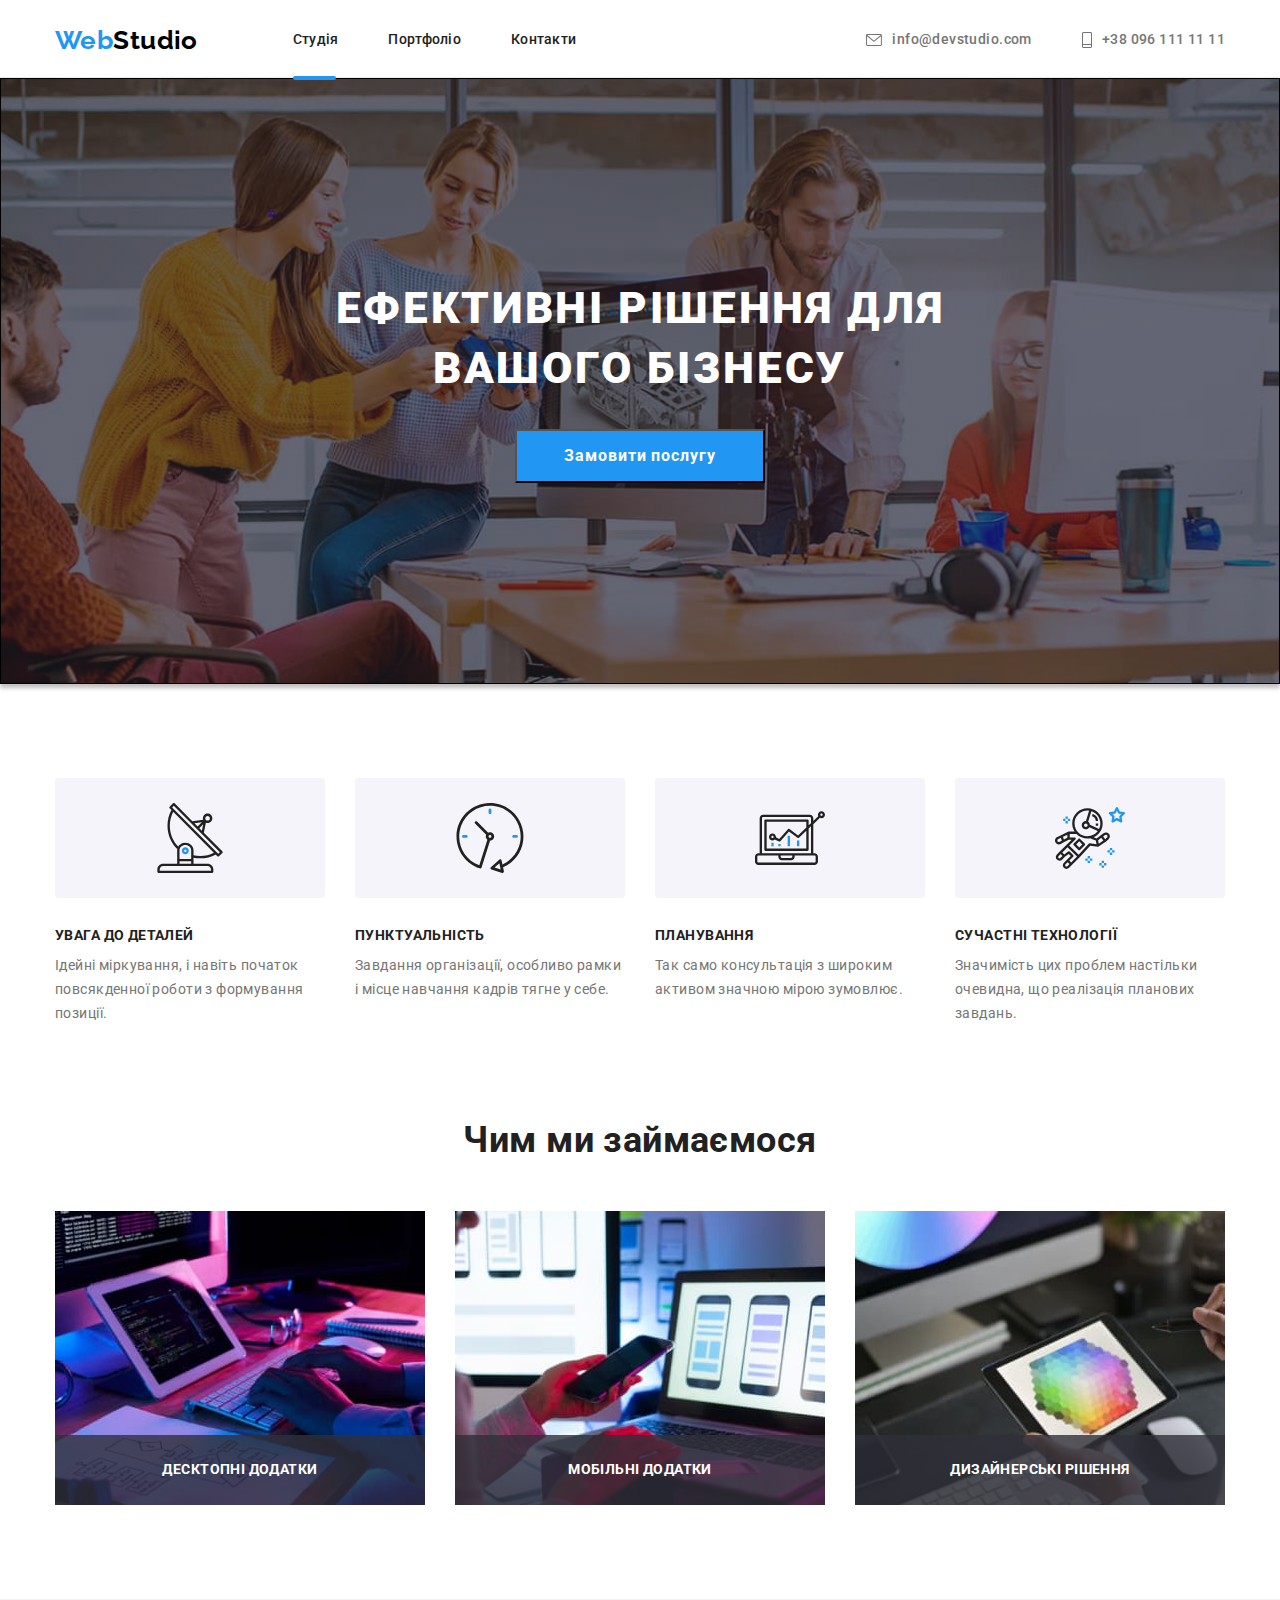
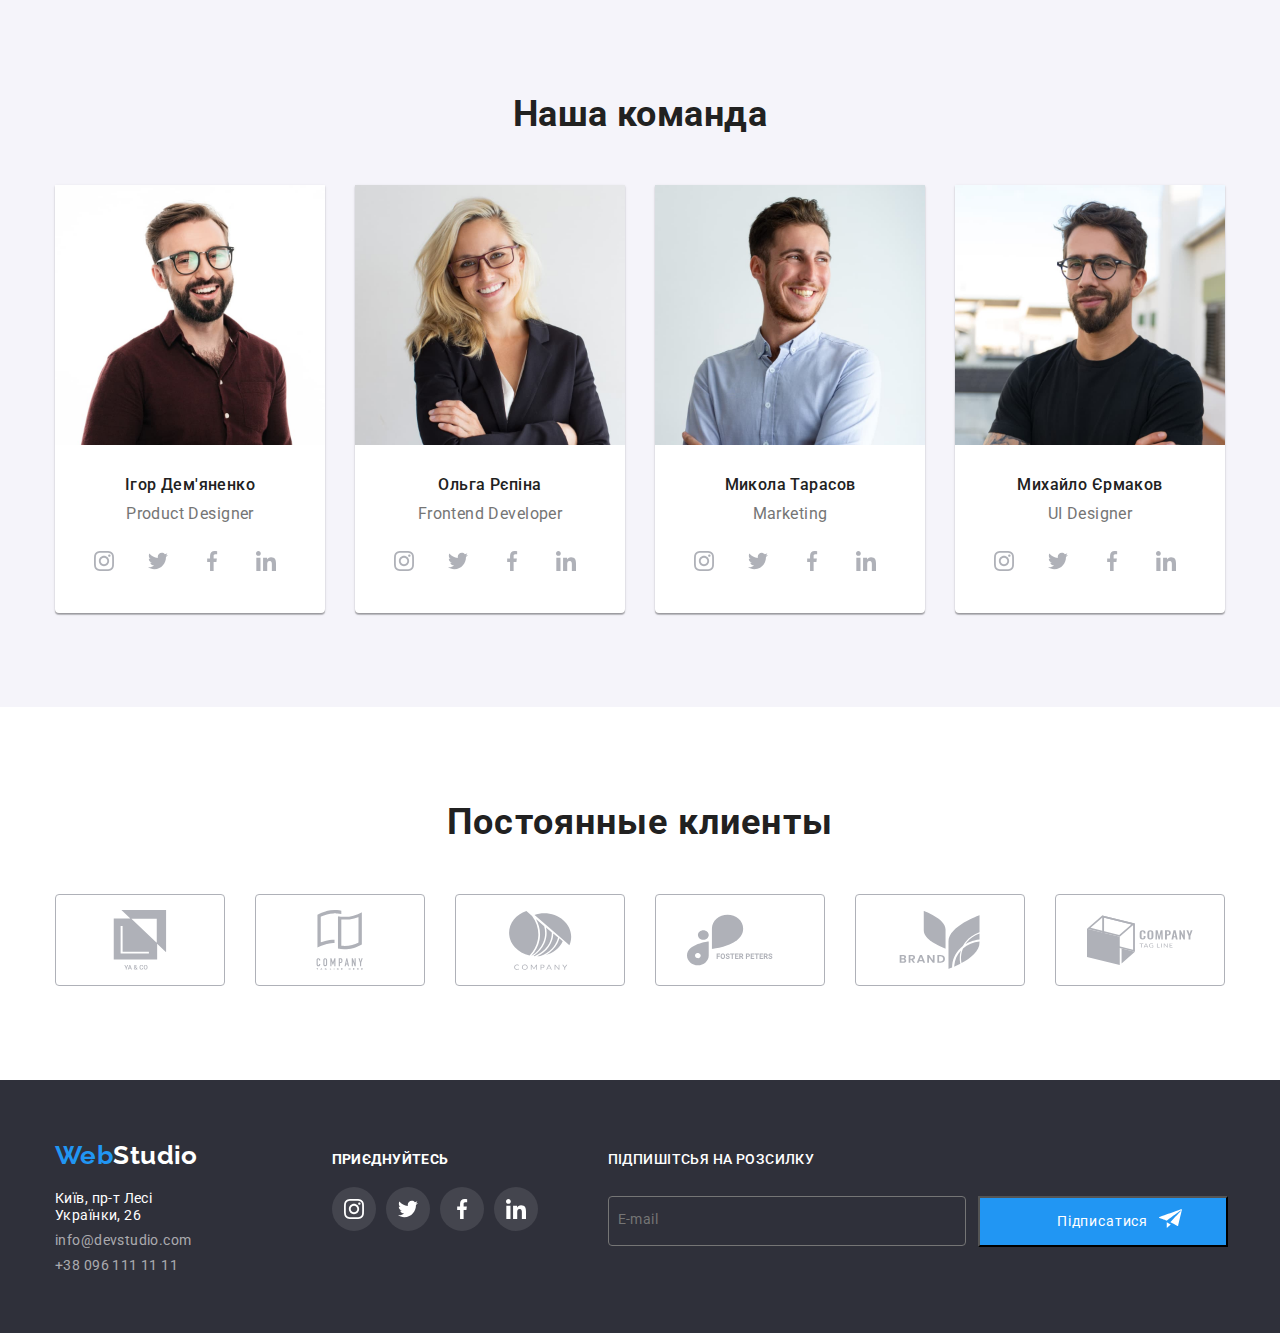
<file: index.html>
<!DOCTYPE html>
<html lang="en">
  <head>
    <meta charset="UTF-8">
    <meta http-equiv="X-UA-Compatible" content="IE=edge">
    <meta name="viewport" content="width=device-width, initial-scale=1.0">
    <title>Document</title>
    <link href="https://fonts.googleapis.com/css2?family=Raleway:wght@700&family=Roboto:wght@400;500;700;900&display=swap"
     rel="stylesheet">
    <link rel="stylesheet" href="https://cdnjs.cloudflare.com/ajax/libs/modern-normalize/1.1.0/modern-normalize.min.css">
    <link rel="stylesheet" href="./css/styles.css">
  </head>
  <body>
      <!-- Header -->
    <header class="main-header"> 
        <div class="container">
          <nav>
            <a class="web-style-link" href="index.html">Web<span class="logo-header">Studio</span></a>
          
             <!-- *Navigation -->
            <ul class="header-list">
              <li class="header-item">
               <a class="link-header" href="./index.html" title="Студія">Студія</a>
              </li>
              
              <li class="header-item">
              <a class="link" href="./portfolio.html" title="Портфоліо">Портфоліо</a>
              </li>
              <li class="header-item">
                <a class="link" href="#" title="Контакти">Контакти</a>
              </li>
            </ul>
          </nav>
              <!--Header Contacts -->
          <ul class="contact">             
            <li class="contact-studio">
              <a class="number" aria-label="email" href="mailto:info@devstudio.com">
                <svg class="icon-email" width="16" height="12">
                  <use href="./images/symbol-defs.svg#icon-email1"></use> 
                </svg>info@devstudio.com
              </a>
            </li>
            <li class="contact-studio">
              <a class="number" aria-label="tel" href="tel:+380961111111">
                <svg class="icon-tel" width="10" height="16">
                  <use href="./images/symbol-defs.svg#icon-tel-1"></use> 
                </svg>+38 096 111 11 11
                </a> 
            </li>
          </ul> 
        </div>
    </header>
    <main>
        <!--hero-->
        <section class="hero  overlay">
          <div class="container">
            <h1 class=" hero-title"> Ефективні рішення для вашого бізнесу</h1>
            <button  type="button" class="button-hero" data-modal-open>Замовити послугу</button>
          </div>  
        </section>
        <!--advantage(перевага)-->
        <section class="section">
          <div class="container">
           <h2 class="visually-hidden">Наші переваги</h2>  
            <ul class="section-list">
              <li class="section-item">
                <div class="icon-title">
                  <svg class="icon-antenna" width="70" height="70">
                   <use href="./images/symbol-defs.svg#icon-antenna1"></use>
                  </svg>
                </div>
               <h3 class="title">Увага до деталей </h3>
               <p class="section-text">Ідейні міркування, і навіть початок повсякденної роботи з формування позиції.</p>
              </li > 
              <li class="section-item">
                <div class="icon-title">
                 <svg class="icon-clock" width="70" height="70">
                  <use href="./images/symbol-defs.svg#icon-clock1"></use>
                 </svg>
                </div>
                <h3 class="title">Пунктуальність</h3> 
                <p class="section-text"> Завдання організації, особливо рамки і місце навчання кадрів тягне у себе.</p>
              </li>
              <li class="section-item">
                <div class="icon-title">
                  <svg class="icon-diagram" width="70" height="70">
                   <use href="./images/symbol-defs.svg#icon-diagram1"></use>
                  </svg>
                </div>
                <h3 class="title">Планування</h3>
                 <p class="section-text">Так само консультація з широким активом значною мірою зумовлює.</p>
              </li>
              <li class="section-item">
                <div class="icon-title">
                  <svg class="icon-astronaut" width="70" height="70" >
                   <use href="./images/symbol-defs.svg#icon-astronaut1"></use>
                  </svg>   
                </div>
                <h3 class="title">Сучастні технології</h3>
                <p class="section-text">Значимість цих проблем настільки очевидна, що реалізація планових завдань.</p>
              </li>
            </ul> 
          </div>
        </section>
        <!--work description(розповідь про роботу)-->
        <section class="work-section" >
          <div class="container">
           <h2 class="work-title">Чим ми займаємося</h2> 
            <ul class="work-list">
             <li class="work-descr">
              <div class="work-descr-box">
               <img class="photo-work" src="./images/imga.jpeg" alt="набір схеми на комп" width="370">
               <h3 class="nome-box desktop">Десктопні додатки</h3>
              </div>
            </li>
             <li class="work-descr">
              <div class="work-descr-box">
              <img class="photo-work" src="./images/imgb.jpeg" alt="набір з телефону" width="370">
              <h3 class="nome-box mobile">Мобільні додатки</h3>
              </div>
            </li> 
             <li class="work-descr">
              <div class="work-descr-box">
                <img class="photo-work" src="./images/imgc.jpeg" alt="зображення на телефоні" width="370">
                <h3 class="nome-box designer">Дизайнерські рішення</h3>
              </div>
            </li> 
            </ul>
          </div>
        </section>
        <!--team(команда)-->
        <section class="section-main-team">
          <div class="container">
           <h2 class="section-team">Наша команда</h2>
            <ul class="items">
              <li class="list-item-list">
                <img class="photo-team" src="./images/img1.jpeg" alt="чоловік в коричневій сорчці,в окулярах,посміхається" width="270">
                <div class="container-item-list">
                  <h3 class="section-nome"> Ігор Дем'яненко </h3>
                  <p class="section-profession"> Product Designer</p>
                  <ul class=" list-icon-social">
                    <li class="icon-social">
                      <a class="social-item" href="">
                       <svg width="20" height="20">
                        <use href="./images/symbol-defs.svg#icon-instagram"></use>
                       </svg>
                     </a>
                    </li>
                    <li class="icon-social">
                      <a class="social-item" href="">
                        <svg width="20" height="20">
                         <use href="./images/symbol-defs.svg#icon-twitter1"></use>
                        </svg> 
                     </a>
                    </li>
                    <li class="icon-social">
                      <a class="social-item" href="">
                       <svg width="20" height="20">
                         <use href="./images/symbol-defs.svg#icon-facebook1"></use>
                       </svg>
                      </a>
                    </li>
                    <li class="icon-social">
                      <a class="social-item" href="">
                       <svg width="20" height="20">
                         <use href="./images/symbol-defs.svg#icon-linkedin1"></use>
                       </svg>
                     </a>
                    </li>
                  </ul> 
               </div>
              </li> 
              <li class="list-item-list">
                <img class="photo-team"  src="./images/img2.jpeg" alt="жінка у піджаку,довгі білі волосся,в окулярах,посміхається" width="270">
                <div class="container-item-list">
                 <h3 class="section-nome"> Ольга Рєпіна </h3>
                 <p class="section-profession"> Frontend Developer</p>
                 <ul class="list-icon-social">
                   <li class="icon-social">
                     <a class="social-item" href="">
                       <svg width="20" height="20">
                         <use href="./images/symbol-defs.svg#icon-instagram"></use>
                       </svg>
                     </a>
                   </li>
                   <li class="icon-social">
                     <a class="social-item" href="">
                       <svg width="20" height="20">
                         <use href="./images/symbol-defs.svg#icon-twitter1"></use>
                       </svg>
                     </a> 
                   </li>
                   <li class="icon-social">
                     <a class="social-item" href="">
                       <svg  width="20" height="20">
                        <use href="./images/symbol-defs.svg#icon-facebook1"></use>
                       </svg>
                     </a>
                   </li>
                   <li class="icon-social">
                     <a class="social-item" href="">
                       <svg width="20" height="20">
                        <use href="./images/symbol-defs.svg#icon-linkedin1"></use>
                       </svg>
                     </a>
                   </li>
                  </ul> 
               </div>
              </li> 
              <li class="list-item-list">
                <img class="photo-team" src="./images/img3.jpeg" alt="чолові біла сорочкок, посміхається" width="270">
                <div class="container-item-list">
                  <h3 class="section-nome"> Микола Тарасов </h3>
                  <p class="section-profession"> Marketing</p>
                  <ul class="list-icon-social">
                   <li class="icon-social">
                     <a class="social-item" href="">
                       <svg width="20" height="20">
                        <use href="./images/symbol-defs.svg#icon-instagram"></use>
                       </svg>
                     </a>
                    </li>
                    <li class="icon-social">
                      <a class="social-item" href="">
                       <svg  width="20" height="20">
                         <use href="./images/symbol-defs.svg#icon-twitter1"></use>
                       </svg>
                      </a>
                    </li>
                    <li class="icon-social">
                      <a class="social-item" href="">
                        <svg  width="20" height="20">
                         <use href="./images/symbol-defs.svg#icon-facebook1"></use>
                        </svg>
                      </a>
                    </li>
                    <li class="icon-social">
                      <a class="social-item" href="">
                        <svg width="20" height="20">
                         <use href="./images/symbol-defs.svg#icon-linkedin1"></use>
                        </svg>
                      </a>
                    </li>
                 </ul>
               </div>
              </li> 
              <li class="list-item-list">
                <img class="photo-team"  src="./images/img4.jpeg" alt="чоловік в чорній футболці,в кулярах,усміхається" width="270">
                <div class="container-item-list">
                  <h3 class="section-nome"> Михайло Єрмаков </h3>
                  <p class="section-profession"> UI Designer</p>
                  <ul class="list-icon-social">
                   <li class="icon-social">
                    <a class="social-item" href="">
                      <svg width="20" height="20">
                      <use href="./images/symbol-defs.svg#icon-instagram"></use>
                      </svg>
                    </a>
                   </li>
                   <li class="icon-social">
                     <a class="social-item" href="">
                       <svg width="20" height="20">
                         <use href="./images/symbol-defs.svg#icon-twitter1"></use>
                       </svg>
                     </a> 
                   </li>
                   <li class="icon-social">
                     <a class="social-item" href="">
                       <svg width="20" height="20">
                         <use href="./images/symbol-defs.svg#icon-facebook1"></use>
                       </svg>
                     </a>
                   </li>
                   <li class="icon-social">
                     <a class="social-item" href="">
                       <svg width="20" height="20">
                         <use href="./images/symbol-defs.svg#icon-linkedin1"></use>
                       </svg>
                     </a>
                   </li>
                 </ul> 
                </div>
              </li>
           </ul>
         </div>
       </section>
        <!--секция постоянные клиенты-->
        <section class="clients">
          <div class="container">
            <h2 class="section-clients">Постоянные клиенты</h2>
            <ul class="list-clients">
              <li class="list-icon">
                <a class="icon-clients" href="">
                  <svg width="106" height="60">
                   <use href="./images/symbol-defs.svg#icon-group-1-1"></use>
                  </svg>   
                </a>
              </li>
              <li class="list-icon">
                <a class="icon-clients" href="">
                  <svg width="106" height="60">
                   <use href="./images/symbol-defs.svg#icon-group-2-1"></use>
                  </svg>   
                </a>
              </li>
              <li class="list-icon">
                <a class="icon-clients" href="">
                 <svg width="106" height="60">
                   <use href="./images/symbol-defs.svg#icon-group-3-1"></use>
                 </svg>   
                </a>
              </li>
              <li class="list-icon">
                <a class="icon-clients" href="">
                 <svg width="106" height="60">
                  <use href="./images/symbol-defs.svg#icon-group-4-1"></use>
                 </svg>   
                </a>
              </li>
              <li class="list-icon">
                <a class="icon-clients" href="">
                  <svg width="106" height="60">
                   <use href="./images/symbol-defs.svg#icon-group-5-1"></use>
                  </svg>   
                </a>
              </li>
              <li class="list-icon">
                <a class="icon-clients" href="">
                 <svg width="106" height="60">
                  <use href="./images/symbol-defs.svg#icon-group-6-1"></use>
                 </svg>   
                </a>
              </li>
            </ul>
          </div>
        </section>
    </main>
      <!--Final part(финальная часть)-->
     <footer class="section-address"> 
        <div class="container firm-address">
          <div class="logo-address">
            <a class="web-style-link" href="index.html">Web<span class="logo-footer">Studio</span></a>
            <address class="footer-address">
             <ul class="address-list"> 
               <li class="address"> 
                  <a class="address-office" href="https://goo.gl/maps/CPtrU1FHBa2aNyZL9" target="_blank" 
                    rel="noopener noreferrer">Київ, пр-т Лесі Українки, 26
                 </a>
               </li> 
               <li class="contact-mailo"><a class="number-address" href="mailto:info@devstudio.com">info@devstudio.com</a></li>
               <li class="contact-tel"><a class="number-address" href="tel:+380961111111">+38 096 111 11 11</a></li>
             </ul>
           </address> 
          </div>
          <div class="address-services">
            <h2 class="social-services">ПРИЄДНУЙТЕСЬ</h2>
            <ul class="list-icon-social-services">
              <li class="icon-social-services">
                <a class="social-item-services" href="">
                 <svg width="20" height="20">
                  <use href="./images/symbol-defs.svg#icon-instagram"></use>
                 </svg>
               </a>
             </li>
             <li class="icon-social-services">
                <a class="social-item-services" href="">
                  <svg width="20" height="20">
                   <use href="./images/symbol-defs.svg#icon-twitter1"></use>
                 </svg>
               </a> 
             </li>
             <li class="icon-social-services">
                <a class="social-item-services" href="">
                  <svg width="20" height="20">
                    <use href="./images/symbol-defs.svg#icon-facebook1"></use>
                 </svg>
               </a>
             </li>
             <li class="icon-social-services">
                <a class="social-item-services" href="">
                  <svg width="20" height="20">
                    <use href="./images/symbol-defs.svg#icon-linkedin1"></use>
                 </svg>
               </a>
             </li>
           </ul> 
          </div>
        
          <div class="footer-form">
            <h2 class="form-social-services">ПІДПИШІТСЬЯ НА РОЗСИЛКУ</h2>
           <label class="footer-form-modal-gruop">
              <input  type="text" class="footer-form-modal-input" name="user-post" placeholder="">
              <span class="footer-warning">E-mail</span>
              <div class="footer-form-button">
                  <button type="submit" class="footer-button-form">Підписатися</button>
                  <span class="footer-warning-button">
                    <svg class="footer-form-icon-button" width="25" height="25">
                      <use href="./images/symbol-defs.svg#form-plane"></use>
                    </svg>
                  </span>
              </div> 
            </label> 
          </div> 
        </div>
      </footer>
       <!--модальное окно-->
       <div class="backdrop is-hidden" data-modal>
          <div class="modal">
            <p class="form-modal-title">Залиште свої дані, ми вам передзвонимо</p> 
            <form action class="modal-form">
              <!-- форма имя-->
              <label class="form-modal-gruop">
                <span class="form-modal-label">Ім'я</span>
                <input  type="text" class="form-modal-input" name="user-name" minlength="3" placeholder=" ">
                <span class="warning">
                  <svg class="form-modal-icon" width="15" height="15">
                  <use href="./images/symbol-defs.svg#form-person"></use>
                   </svg>
                </span>
                
                
              </label>
              <!--форма телефон-->
              <label class="form-modal-gruop" >
                <span class="form-modal-label">Телефон</span>
                <input type="text" class="form-modal-input" name="user-tel" placeholder=" ">
                <span class="warning">
                  <svg class="form-modal-icon" width="18" height="18">
                   <use href="./images/symbol-defs.svg#form-phone"></use>
                  </svg>
                </span>
                
              </label>
              <!--форма почта-->
              <label class="form-modal-gruop">
                <span class="form-modal-label">Пошта</span>
                <input  type="text" class="form-modal-input" name="user-post" placeholder=" ">
                <span class="warning">
                  <svg class="form-modal-icon" width="18" height="18">
                   <use href="./images/symbol-defs.svg#form-email"></use>
                  </svg>
                </span>
                
              </label>
              <!--форма коментар тексттерия-->
              <label class="form-modal-gruop" >
                <span class="form-modal-label">Коментар</span>
                <textarea type="text" class="form-comment" name="user-comment" placeholder="Введіте коментар" rows="8"></textarea>
              </label>
              <!--форма чекбокс-->
              <label class="form-modal-checkbox">
                <input  type="checkbox" class="checkbox visually-hidden"/>
                <span class="custom-checkbox">
                  <svg class="custom-checkbox-icon" width="10" height="10">
                   <use href="./images/symbol-defs.svg#form-vector"></use>
                  </svg>
                </span>
                <a class="form-checkbox-text" href="">Погоджуюся з розсилкою та приймаю<span class="checkbox-text">Умови договору</span></a>
                
              </label>
               
                <!--форма кнопка-->
              <div class="form-input-button"> 
                <button type="submit" class="form-button">Відправити</button>
              </div>
              
            </form>
              
           <button type="button"class="modal-button" data-modal-close >
             <svg class="modal-icon" width="18" height="18">
               <use href="./images/symbol-defs.svg#icon-close-black"></use>
             </svg>
           </button>
          </div>
         
        </div> 
      <script src="./js/modal.js"></script> 
  </body>
</html>
</file>
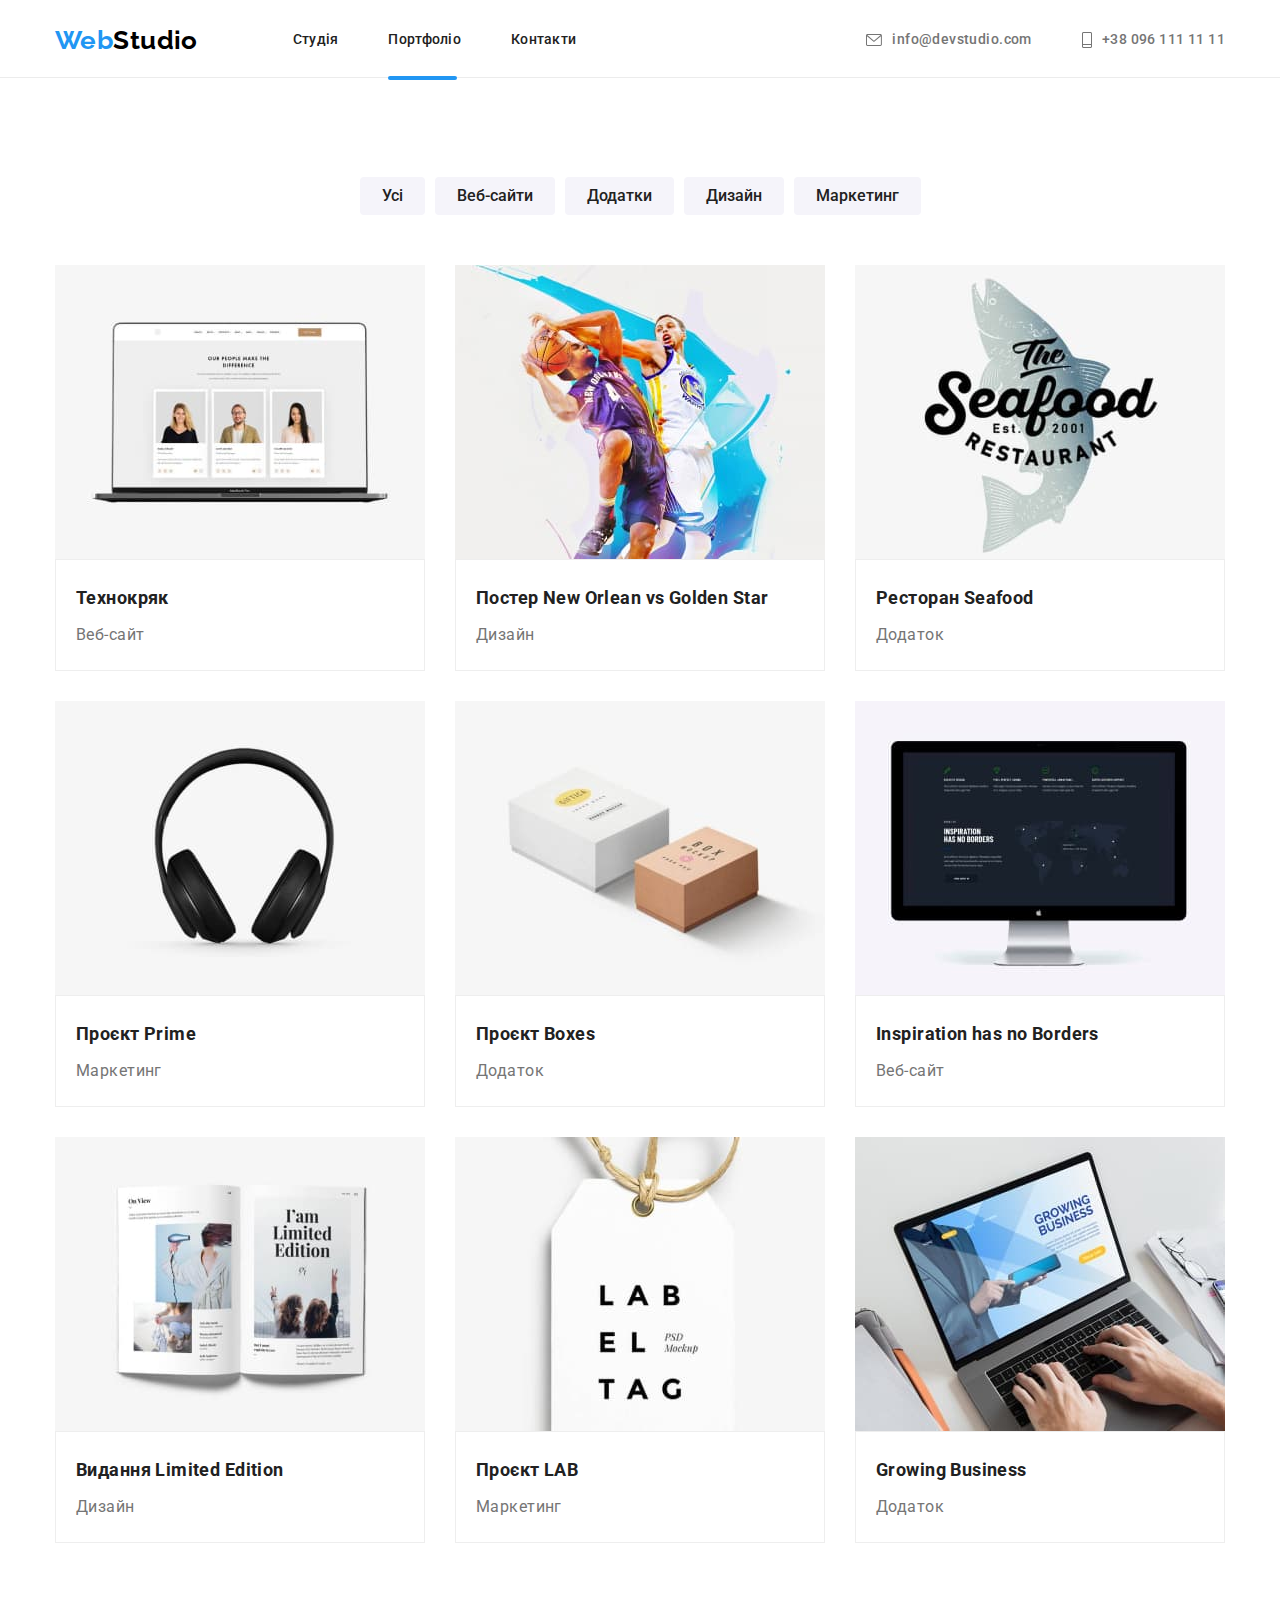
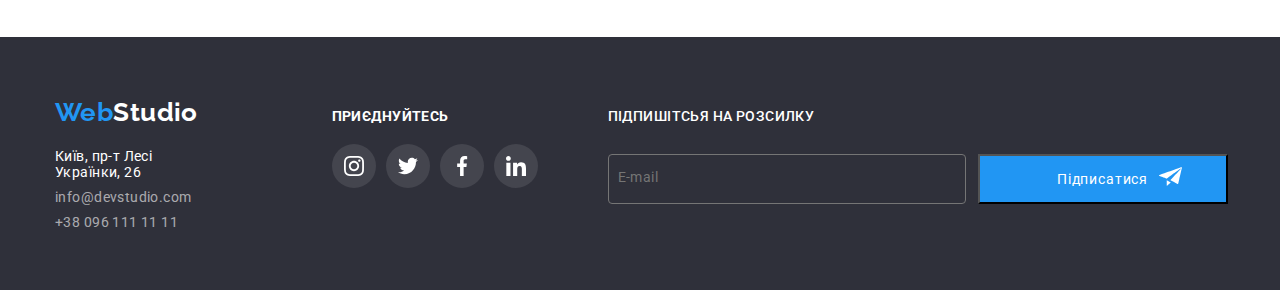
<file: portfolio.html>
<!DOCTYPE html>
<html lang="en">
  <head>
    <meta charset="UTF-8">
    <meta http-equiv="X-UA-Compatible" content="IE=edge">
    <meta name="viewport" content="width=device-width, initial-scale=1.0">
    <title>Document</title>
    <link href="https://fonts.googleapis.com/css2?family=Raleway:wght@700&family=Roboto:wght@400;500;700;900&display=swap"
    rel="stylesheet" >
    <link rel="stylesheet" href="https://cdnjs.cloudflare.com/ajax/libs/modern-normalize/1.1.0/modern-normalize.min.css ">
    <link rel="stylesheet" href="./css/styles.css" > 
  </head>
  <body>
     <!-- шапка -->
    <header class="main-header"> 
    <div class="container">
      <nav>
        <a class="web-style-link" href="index.html">Web<span class="logo-header">Studio</span></a>
      
         <!-- *Navigation -->
        <ul class="header-list">
          <li class="header-item">
           <a class="link" href="./index.html" title="Студія">Студія</a></li>
          <li class="header-item">
            <a class="link-header" href="./portfolio.html" title="Портфоліо">Портфоліо</a></li>
          <li class="header-item">
            <a class="link" href="#" title="Контакти">Контакти</a></li>
        </ul>
      </nav>
          <!--Header Contacts -->
        <ul class="contact">
          <li class="contact-studio">
            <a class="number" aria-label="email" href="mailto:info@devstudio.com">
              <svg class="icon-email" width="16" height="12">
               <use href="./images/symbol-defs.svg#icon-email1"></use> 
              </svg>info@devstudio.com
            </a>
          </li>
          <li class="contact-studio">
            <a class="number" aria-label="tel" href="tel:+380961111111">
              <svg class="icon-tel" width="10" height="16">
                <use href="./images/symbol-defs.svg#icon-tel-1"></use> 
              </svg>+38 096 111 11 11
            </a> 
          </li>
        </ul> 
    </div>
    </header>
      <!--унікальний контент-->
    <main>
    <section class="filters">
      <div class="container">
       <!--(список кнопок сервис)-->
          <h1 class="visually-hidden">Портфоліо</h1>
          <ul class="list-button ">
           <li class="button"><button type="button" class="button-all"> Усі </button></li>
           <li class="button"><button type="button" class="button-all"> Веб-сайти </button></li> 
           <li class="button"><button type="button" class="button-all"> Додатки </button></li> 
           <li class="button"><button type="button" class="button-all"> Дизайн </button></li>
           <li class="button"><button type="button" class="button-all"> Маркетинг </button></li>
          </ul>
        
        <!--list-advantage(переваги список(сервиса))-->
        <ul class="list-advantage" >
          <li class="list-item-filter">
            <a class="link-filter" href="">
              <div class="overlay-link"> 
               <img class="photo-filter"src="./images/imagc/imag1.jpeg" alt="зображення  трьох людей на мониторе" width="370">
              
               <p class="resource">Ресурс пропонує комплексні пропозиції з різним рівнем функціоналу та сервісів.Все це дозволить відвідувачу отримати вичерпні відомості про компанію чи приватну особу.  
               </p>
              </div>
              <div class="container-filter">
                <h2 class="caption-filter">Технокряк</h2>
                <p class="services-filter">Веб-сайт</p>
              </div>
            </a> 
          </li>
          <li class="list-item-filter">
            <a class="link-filter" href="">
              <div class="overlay-link">  
               <img class="photo-filter" src="./images/imagc/imag2.jpeg" alt=" два игрока игрют в баскетбол" width="370">
              
               <p class="resource">Ресурс пропонує комплексні пропозиції з різним рівнем функціоналу та сервісів.Все це дозволить відвідувачу отримати вичерпні відомості про компанію чи приватну особу.</p>
              </div>
              <div class="container-filter">
                 <h2 class="caption-filter" >Постер New Orlean vs Golden Star</h2>
                 <p class="services-filter" >Дизайн</p>
              </div> 
            </a>
          </li>
          <li class="list-item-filter">
            <a class="link-filter" href="">
              <div class="overlay-link">
                <img class="photo-filter" src="./images/imagc/imag3.jpeg" alt="афиша ресторана на фоне акули" width="370">
                <p class="resource">Ресурс пропонує комплексні пропозиції з різним рівнем функціоналу та сервісів.Все це дозволить відвідувачу отримати вичерпні відомості про компанію чи приватну особу.</p>
              </div>
              <div class="container-filter">
               <h2 class="caption-filter">Ресторан Seafood</h2>
                <p class="services-filter" >Додаток</p>
              </div> 
            </a>
          </li>
          <li class="list-item-filter">
            <a class="link-filter" href="">
              <div class="overlay-link">
                <img class="photo-filter" src="./images/imagc/imag4.jpeg" alt="навушникі" width="370">
                <p class="resource">Ресурс пропонує комплексні пропозиції з різним рівнем функціоналу та сервісів.Все це дозволить відвідувачу отримати вичерпні відомості про компанію чи приватну особу.</p>
              </div>
              <div class="container-filter">
               <h2 class="caption-filter">Проєкт Prime</h2>
                <p class="services-filter">Маркетинг</p>
              </div>
            </a> 
          </li> 
          <li class="list-item-filter">
            <a class="link-filter" href="">
              <div class="overlay-link">
               <img class="photo-filter" src="./images/imagc/imag5.jpeg" alt="дві коробочкі,біла та рожева" width="370">
               <p class="resource">Ресурс пропонує комплексні пропозиції з різним рівнем функціоналу та сервісів.Все це дозволить відвідувачу отримати вичерпні відомості про компанію чи приватну особу.</p>
              </div>
              <div class="container-filter">
                <h2 class="caption-filter">Проєкт Boxes</h2>
                <p class="services-filter">Додаток</p>
              </div>
            </a>
          </li> 
          <li class="list-item-filter">
            <a class="link-filter" href="">
              <div class="overlay-link">
               <img class="photo-filter" src="./images/imagc/imag6.jpeg" alt="єкран монітору з списком" width="370">
               <p class="resource">Ресурс пропонує комплексні пропозиції з різним рівнем функціоналу та сервісів.Все це дозволить відвідувачу отримати вичерпні відомості про компанію чи приватну особу.</p>
              </div>
              <div class="container-filter">
                <h2 class="caption-filter">Inspiration has no Borders</h2>
                <p class="services-filter">Веб-сайт</p>
              </div>
            </a> 
          </li> 
          <li class="list-item-filter">
            <a class="link-filter" href="">
              <div class="overlay-link">
              <img class="photo-filter" src="./images/imagc/imag7.jpeg" alt="розвернута книга с зображення жінок" width="370">
              <p class="resource">Ресурс пропонує комплексні пропозиції з різним рівнем функціоналу та сервісів.Все це дозволить відвідувачу отримати вичерпні відомості про компанію чи приватну особу.</p>
              </div>
              <div class="container-filter">
                <h2 class="caption-filter">Видання Limited Edition</h2>
                <p class="services-filter ">Дизайн</p>
              </div> 
            </a> 
          </li> 
          <li class="list-item-filter">
            <a class="link-filter" href="">
              <div class="overlay-link">
               <img class="photo-filter" src="./images/imagc/imag8.jpeg" alt=" мотузочка з пломбою фірми" width="370">
               <p class="resource">Ресурс пропонує комплексні пропозиції з різним рівнем функціоналу та сервісів.Все це дозволить відвідувачу отримати вичерпні відомості про компанію чи приватну особу.</p>
              </div>
              <div class="container-filter">
                <h2 class="caption-filter">Проєкт LAB</h2>
                <p class="services-filter">Маркетинг</p>
              </div>
            </a>
          </li> 
          <li class="list-item-filter">
            <a class="link-filter" href="">
              <div class="overlay-link">
               <img class="photo-filter" src="./images/imagc/imag9.jpeg" alt="робота за ноутбуком" width="370">
               <p class="resource">Ресурс пропонує комплексні пропозиції з різним рівнем функціоналу та сервісів.Все це дозволить відвідувачу отримати вичерпні відомості про компанію чи приватну особу.</p>
              </div>
              <div class="container-filter">
                <h2 class="caption-filter">Growing Business</h2>
                 <p class="services-filter">Додаток</p>
              </div>
            </a>  
          </li> 
        </ul>
      </div>
    </section>       
    </main>
      <!--Финальная часть-->

    <footer class="section-address"> 
    <div class="container firm-address">
      <div class="logo-address">
        <a class="web-style-link" href="index.html">Web<span class="logo-footer">Studio</span></a>
        <address class="footer-address">
         <ul class="address-list"> 
           <li class="address"> 
              <a class="address-office" href="https://goo.gl/maps/CPtrU1FHBa2aNyZL9" target="_blank" 
                rel="noopener noreferrer">Київ, пр-т Лесі Українки, 26
             </a>
           </li> 
           <li class="contact-mailo"><a class="number-address" href="mailto:info@devstudio.com">info@devstudio.com</a></li>
           <li class="contact-tel"><a class="number-address" href="tel:+380961111111">+38 096 111 11 11</a></li>
         </ul>
       </address> 
      </div>
      <div class="address-services">
        <h2 class="social-services">ПРИЄДНУЙТЕСЬ</h2>
        <ul class="list-icon-social-services">
          <li class="icon-social-services">
            <a class="social-item-services" href="">
             <svg width="20" height="20">
              <use href="./images/symbol-defs.svg#icon-instagram"></use>
             </svg>
           </a>
         </li>
         <li class="icon-social-services">
            <a class="social-item-services" href="">
              <svg width="20" height="20">
               <use href="./images/symbol-defs.svg#icon-twitter1"></use>
             </svg>
           </a> 
         </li>
         <li class="icon-social-services">
            <a class="social-item-services" href="">
              <svg width="20" height="20">
                <use href="./images/symbol-defs.svg#icon-facebook1"></use>
             </svg>
           </a>
         </li>
         <li class="icon-social-services">
            <a class="social-item-services" href="">
              <svg width="20" height="20">
                <use href="./images/symbol-defs.svg#icon-linkedin1"></use>
             </svg>
           </a>
         </li>
       </ul> 
      </div>
    
      <div class="footer-form">
        <h2 class="form-social-services">ПІДПИШІТСЬЯ НА РОЗСИЛКУ</h2>
        <label class="footer-form-modal-gruop">
          <input  type="text" class="footer-form-modal-input" name="user-post" placeholder="">
          <span class="footer-warning">E-mail</span>
          <div class="footer-form-button"> 
            <button type="submit" class="footer-button-form">Підписатися</button>
              <span class="footer-warning-button">
                <svg class="footer-form-icon-button" width="25" height="25">
                  <use href="./images/symbol-defs.svg#form-plane"></use>
                </svg>
             </span>
          </div>
        </label> 
      </div>
    </footer>

   
    
  </body>
</html>
</file>
<file: css/styles.css>
:root {
    --accent-color: #2196F3;
    --primary-text-color: #212121; 
    --primary-white-color: #ffffff;
    --logo-color: #000000;
    --number-color: #757575;
    --paragraph-color:#757575;
    }
.html { 
    box-sizing: border-box;
}


body {
    margin: 0;
    font-family: 'Roboto', sans-serif;
    font-size: 14px;
    letter-spacing: 0.03em;
    color: var(--primary-text-color);
    background-color: var(--primary-white-color);
}
ul {
    padding: 0px;
    margin: 0px;
    list-style: none;
}

.container { 
    
    margin-left: auto;
    margin-right: auto;
    width: 1200px;
    padding-left : 15px;
    padding-right: 15px;
    
   
}

   /* Header  */
.main-header {
    border-bottom : 1px solid #ECECEC; 
    height: 78px;
}

header
.container {
    display: flex;
    align-items: center;
    
  
}

nav { 
    display: flex;
    align-items: center; 
    margin-bottom: auto;
    /*padding-bottom: 80px;*/
}

/*nav { 
    display: flex;
    align-items: center; 
 
}*/



.header-list {
    display: flex;
    margin-left: 95px;
      
}
  /*logo */
.web-style-link {
    font-family: 'Raleway';
    font-style: normal;
    font-weight: 700;
    font-size: 26px;
    line-height: 1.19;
    text-decoration: none;
    color: var(--accent-color);
    
    
}



.logo-header {
    color: var(--logo-color);
}

  /*navigation*/
.header-list {
  display: flex;
  

}
.header-item{
   
    display: inline-block;
    padding: 0px;
    bottom: 0px;
   
    
}
.header-item:not(:last-child){ 
    display: inline-block;
    margin-right: 50px;
    
}


.link:hover {

    color: var(--accent-color);
   /*color: var(--primary-text-color);*/
}


.link,
.link-header{ 
    display: flex;
    padding: 32px 0px; 
    bottom: 0px;
    font-weight: 500;
    font-size: 14px;
    line-height: 1.14;
    letter-spacing: 0.02em;
    text-decoration: none;
    align-items: center;
    color: var(--primary-text-color);
    transition: color 250ms cubic-bezier(0.4, 0, 0.2, 1); 
}


.link-header:hover,
.link-header:focus {
    
    color: var(--accent-color);
    opacity: 1; 
   
}
.link-header:visited{
    color: #2196F3; 
    
}

.link-header{
    position: relative;
    margin: 0;
}
   
.link-header::after{ 
    position: absolute;
    display: inline-block;
    content: "";
    width: 95%;
    height: 4px;
    align-items: center;
    /*opacity: 0;*/
    border-radius: 2px;
    bottom: 0px;
    background-color:#2196F3;
    transition: background-color 250ms cubic-bezier(0.4, 0, 0.2, 1);
     /*opacity 250ms cubic-bezier(0.4, 0, 0.2, 1); */
}

.link-header:hover::after,
.link-header:focus::after{
    background-color: #2196F3;
    /*opacity: 1;*/
} 
.link-header:visited::after{
    background-color: #2196F3;
    /*opacity: 1;*/
    
} 





/*contakt*/

.contact {
    display: flex;
    margin-left: auto;
    align-items: center;
}
.contact .contact-studio +.contact-studio {
    margin-left: 50px;
}
.contact-studio {
    display: inline-block;  
}


.number {
    display: flex; 
    align-items: center;
    padding-top: 32px;
    padding-bottom: 32px;
    
    text-decoration: none;
    font-weight: 500;
    font-size: 14px;
    line-height: 1.14;
    cursor: pointer;
    color: var(--number-color);
    transition: color 250ms cubic-bezier(0.4, 0, 0.2, 1);
}

.icon-email {
    display: inline-block;
    cursor: pointer;
    margin-right: 10px;
    fill: currentColor;
    
}
.icon-tel {
    display: inline-block;
    margin-right: 10px;
    cursor: pointer;
    fill: currentColor;
    /*transition: fill 250ms cubic-bezier(0.4, 0, 0.2, 1);*/
   
}

.icon-email:hover,
.icon-email:focus{
   fill: #2196F3;  
}

.icon-tel:hover,
.icon-tel:focus{
    fill: #2196F3;
}
.number:hover,
.number:focus{
    fill: #2196F3;
    color: #2196F3;

}  
  /*hero(герой) */
.hero {  
    
    max-width: 1600px;
    margin: 0 auto;
    padding-top: 200px;
    padding-bottom: 200px;
    text-align: center;
    justify-content: center;
    /* outline: 1px solid red;*/
   
}
.overlay {
    background-color: #2F303A;
    border: 1px solid #000000;
    background-image: linear-gradient(rgba(47, 48, 58, 0.4), rgba(47, 48, 58, 0.4)),  
     url(../images/herophoto.jpg);
    background-repeat: no-repeat;
    background-position: center;
    background-size: cover; 
    box-shadow: 0px 4px 4px rgba(0, 0, 0, 0.25);
   
   
}

.hero-title {
    display: block;
    max-width: 650px;
    margin: 0 auto 30px;
    
   
  
    font-family: 'Roboto';
    font-style: 700;
    font-weight: 900;
    font-size: 44px;
    line-height: 1.36;
    letter-spacing: 0.06em;
    text-align: center;
    text-transform: uppercase;
    color: var(--primary-white-color);
    
}

.button-hero {
    display: inline-block;   
    margin: auto;
    padding: 10px 32px;
    min-width: 250px;

   
    font-family: 'Roboto';
    font-family: inherit;
    font-style: normal;
    font-weight: 700;
    font-size: 16px;
    line-height: 1.88;
    text-align: center;
    align-items: center;
    cursor: pointer;
    letter-spacing: 0.06em;
    background-color:var(--accent-color);
    color: var(--primary-white-color);
    transition: background-color 250ms cubic-bezier(0.4, 0, 0.2, 1),color 250ms cubic-bezier(0.4, 0, 0.2, 1);
}

.button-hero:hover,
.button-hero:focus {
    background-color:#188CE8; 
}

 /*advantage*(перевага)*/
.container {
    margin-top: 0px; 
    
  }

.visually-hidden {
    position: absolute;
    white-space: nowrap;
    width: 1px;
    height: 1px;
    overflow: hidden;
    border: 0;
    padding: 0;
    clip: rect(0 0 0 0);
    clip-path: inset(50%);
    margin: -1px;
}
.section {
    padding-top: 94px;
    padding-bottom: 94px;
    
}

.section-list {
   display: flex;
   width: 1170px;
   
}
.section-item {
    display:inline-block; 
    align-items: center;
    width: 270px;
   

}
.section-item:not(:last-child){
   margin-right: 30px;
  
}
.icon-title {
    display: flex;
    width: 270px;
    height: 120px;
    justify-content: center;
    align-items: center;
    background-color: #F5F4FA;
    border-radius: 4px;
    margin-bottom: 30px;
}
.title {
    margin-top: 0px;
    margin-bottom: 10px;

    font-weight: 700;
    font-size: 14px;
    line-height: 1.14;
    text-transform: uppercase;
    color: var(--primary-text-color);
}


.section-text {
    margin-top: 0px;
    margin-bottom: 0px;


    font-weight: 400;
    font-size: 14px;
    line-height: 1.71;
    color: var(--paragraph-color);
}
  /*work description(розповідь про роботу)*/
.work-section {
    padding-top: 0px;
    padding-bottom: 94px;
}

.work-title {
    margin-top: 0px;
    margin-bottom: 50px;
    font-weight: 700;
    font-size: 36px;
    line-height: 1.16;
    text-align: center;
    color: var(--primary-text-color);
}
.work-list {
    display: flex;
}    
.work-descr {
    position: relative;
    display: inline-block;
    width: 370px;
}
.work-descr:not(:last-child) {
    margin-right: 30px;
}

.photo-work {
    display: block;
    
}

.section-title {
    margin-top: 0px;
    margin-bottom: 50px;
    font-weight: 700;
    font-size: 36px;
    line-height: 1.17;   
    color: var(--primary-text-color);

}
.work-descr-box{
    position: relative;
    display: flex;
    align-items: flex-end;
    justify-content: center;
    

}
.nome-box{
    position: absolute;
    left: 0;
    bottom: 0;

    display: flex;
    width: 370px;
    height: 70px;
    margin: 0;
    
    
    text-align: center;
    align-items: center;
    justify-content:center ;
    text-transform: uppercase;
    background: rgba(47, 48, 58, 0.8);
    margin: 0;   
}
.desktop{ 
    display: inline-block;
    font-weight: 700;
    font-size: 14px;
    line-height: 1.14;
    padding: 27px 107px;  
    color: #ffffff;
    text-align: center;
    align-items: center;
    justify-content:center ;
    text-transform: uppercase;
    
    
}
.mobile{
    display: inline-block;
    font-weight: 700;
    font-size: 14px;
    line-height: 1.14;
    padding: 27px 110px;  
    color: #ffffff;
    text-align: center;
    align-items: center;
    justify-content:center ;
    text-transform: uppercase;
}
.designer{
    display: inline-block;
    font-weight: 700;
    font-size: 14px;
    line-height: 1.14;
    padding: 27px 90px;  
    color: #ffffff;
    text-align: center;
    align-items: center;
    justify-content:center ;
    text-transform: uppercase;
}
  /*team(команда)*/

.section-main-team {
    display: flex;
    padding-top: 94px;
    padding-bottom: 94px;
    background-color: #F5F4FA;

}
.section-team {
    margin-top: 0px;
    margin-bottom: 50px;

    font-weight: 700;
    font-size: 36px;
    line-height: 1.17;
    text-align: center; 
    color: var(--primary-text-color);
}
.photo-team {
    display: block;
}


.items {
    display: flex;
    
}

.list-item-list { 
    display: block;
    width: 270px;
    align-items: center;
    text-align: center;
    box-shadow: 0px 1px 3px rgba(0, 0, 0, 0.12), 0px 1px 1px rgba(0, 0, 0, 0.14), 
    0px 2px 1px rgba(0, 0, 0, 0.2);
    border-radius: 0px 0px 4px 4px;
    background-color: var(--primary-white-color);
}
.list-item-list:not(:last-child ) {
    margin-right: 30px;
}
.container-item-list {
    padding-top: 30px;
    padding-bottom: 30px;
    text-align: center;

}

.section-nome {
    margin-top: 0px;
    margin-bottom: 10px;

    font-weight: 500;
    font-size: 16px;
    line-height: 1.19;
    color: var(--primary-text-color);
}
.section-profession {
    margin-top: 0px;
    margin-bottom: 16px;
    font-weight: 400;
    font-size: 16px;
    line-height: 1.19;
    color: var(--paragraph-color);
    
}
.list-icon-social {
    display: flex;
    margin: auto;
    justify-content: center;
    cursor: pointer; 
    
}
.icon-social {
    display: inline-block;
    margin-right: 10px;
    align-items: center;
    justify-content: center; 
    fill: #AFB1B8;
}

.social-item {
    display: flex;
    width: 44px;
    height: 44px;
    border-radius: 50%;
    align-items: center;
    justify-content: center;
    fill: #AFB1B8;
    transition: fill 250ms cubic-bezier(0.4, 0, 0.2, 1),background-color 250ms cubic-bezier(0.4, 0, 0.2, 1);
}
.social-item:hover,
.social-item:focus{
    background-color: #2196F3; 
    fill: #FFFFFF;
}



/* секция клиент*/
.clients {
    display: flex;
    padding-top: 94px;
    padding-bottom: 94px;
}

.section-clients {
    margin-top: 0px;
    margin-bottom: 50px;
    font-family: 'Roboto';
    font-style: normal;
    font-weight: 700;
    font-size: 36px;
    line-height: 1.17;
    text-align: center;
    letter-spacing: 0.03em;
    color: var(--primary-text-color);
}
.list-clients{
    display: flex;
}
.list-icon {  
    width: 170px;
    
   
}
.list-icon:not(:last-child ){
    margin-right: 30px;
}
.icon-clients {
    display: flex;
    width: 170px; ;
    height: 92px; ;
    align-items: center;
    justify-content: center;
    fill: #AFB1B8;
    border: 1px solid #AFB1B8;
    border-radius: 4px;
    transition: fill 250ms cubic-bezier(0.4, 0, 0.2, 1),
     border 250ms cubic-bezier(0.4, 0, 0.2, 1);
}

.icon-clients:hover,
.icon-clients:focus {
    border: 1px solid #2196F3;
    fill: #2196F3;   
}



  /* Final part(финальная часть)*/

.section-address {
    display: flex;
    padding-top: 60px;
    padding-bottom: 60px;
    background-color: #2F303A;  
}
.firm-address {
    display: flex;
    align-items: baseline;
}

.logo-address {
    display: inline-block;
    margin-right: 70px;
    flex-direction: row;
}
.logo-footer {
    color: var(--primary-white-color); 
}
.footer-address {
    display: flex;
    margin-top: 20px;
    font-style: normal;
   
}
.address-list{
    margin-right: 70px;
}
.address-office { 
    text-decoration: none;
    color: var(--primary-white-color);
}
.address,
.contact-mailo {
   margin-bottom: 9px;

}

.number-address {
    text-decoration: none;
    color: rgba(255, 255, 255, 0.6);

}
.address-services {
    display: inline-block;
    vertical-align: middle;
    margin-right: 70px;
}

.social-services {
    display: inline-block;
    margin: 0px;
    font-family: 'Roboto';
    font-style: normal;
    font-weight: 700;
    font-size: 14px;
    line-height: 0.87;
    letter-spacing: 0.03em;
    text-transform: uppercase;
    color: #FFFFFF;
}
.list-icon-social-services {
    display: flex;
    margin: auto;
    margin-top: 20px;
    justify-content: center;
    cursor: pointer; 
   
}
.icon-social-services {
    display: inline-block;
    align-items: center;
    justify-content: center; 
    
}

.social-item-services {
    display: flex;
    width: 44px;
    height: 44px;
    border-radius: 50%;
    background-color: rgba(255, 255, 255, 0.1);
    align-items: center;
    justify-content: center;
    fill: #FFFFFF;
    transition: background-color 250ms cubic-bezier(0.4, 0, 0.2, 1),fill 250ms cubic-bezier(0.4, 0, 0.2, 1);
   
}
.icon-social-services:not(:last-child ) {
    margin-right: 10px;
}
.social-item-services:hover,
.social-item-services:focus{
    background-color: #2196F3; 
    fill: #FFFFFF;
}

.footer-form {
    display: inline-block;
    margin-right: 70px;
    flex-direction: row;
}
.form-social-services{
    display: flex;
    font-family: 'Roboto';
    font-style: normal;
    font-weight: 500;
    font-size: 14px;
    line-height: 0.87;
    letter-spacing: 0.03em;
    text-transform: uppercase;
    color: #FFFFFF;
    text-decoration: none;
    transition: fill 250ms cubic-bezier(0.4, 0, 0.2, 1), border 250ms cubic-bezier(0.4, 0, 0.2, 1);
    
}
.form-social-services:focus,
.form-social-services:hover{
    text-decoration: underline  #2196F3;
}
    



.footer-form-modal-gruop {
    position: relative;
    display: inline-flex;
    margin-top: 10px;
    justify-content: center;
    cursor: pointer;
    
       
}
.footer-form-modal-input {
    display: flex;
    width: 358px;
    height: 50px;
    margin-top: 10px;
    margin-right: 12px;
    background-color: #2F303A;
    border: 1px solid #757575;
    border-radius: 4px;
    transition: border 250ms cubic-bezier(0.4, 0, 0.2, 1);
}
.footer-form-modal-input:hover,
.footer-form-modal-input:focus {
    border: 1px solid #2196F3;
    fill: #2196F3;   
}

.footer-warning {
    position: absolute;
    left: 10px;
    bottom: 10px;
    top: 15px;
    margin-top: 0px;
    display: flex;
    width: 90%;
    font-size: 14px;
    align-items: center;
    justify-content: space-between;
    transition: 250ms linear;
    cursor: pointer;
    color: #757575;
    text-decoration: none;
    transition: color 250ms cubic-bezier(0.4, 0, 0.2, 1);
}
 

.footer-warning:focus,
.footer-warning:hover{
    color: #188CE8;
    text-decoration: underline;
}




.footer-form-button {
    position: relative;
    margin-top: 10px;
    
    
    
}
.footer-button-form {
    display: inline-block;
    margin: auto;
    padding: 10px 32px;
    min-width: 250px;
    font-family: 'Roboto';
    font-family: inherit;
    font-style: normal;
    font-weight: 400;
    font-size: 14px;
    line-height: 1.88;
    text-align: center;
    align-items: center;
    cursor: pointer;
    letter-spacing: 0.06em;
    background-color: var(--accent-color);
    color: var(--primary-white-color);
    transition: background-color 250ms cubic-bezier(0.4, 0, 0.2, 1),color 250ms cubic-bezier(0.4, 0, 0.2, 1);
}



.footer-form-input-button {
    position: absolute;
    display: flex;
    width: 200px;
    height: 50px;
    margin-left: 10px;
    margin-top: 15px;
    
    justify-content: center;
    cursor: pointer;
}
.footer-form-icon-button {
   
    position: absolute;
    top: 10px;
    right: 45px;
    bottom: 20px;
    
    margin: 0px;
    display: flex;
    align-items: center;
    justify-content: center;
    fill: #FFFFFF;
    
}

.foorm-warning-button {
    position: absolute;
    left: 0px;
    bottom: 0px;
    display: flex;
    width: 90%;
    font-size: 10px;
    align-items: center;
    justify-content: space-between;
    transition: 250ms linear;
    cursor: pointer;
    
}



/*модальное окно*/
  /*фон*/
.backdrop{
    position: fixed;
    top: 0px;
    left: 0px;
    width: 100%;
    height: 100%;
    background-color: rgba(0, 0, 0, 0.2);
    transition: opacity 500ms linear, visibility 500ms linear;
    
} 
/*спрятать бекдроп*/
.backdrop.is-hidden{
    opacity: 0;
    visibility: hidden;
    pointer-events: none;
   
}

.backdrop.is-hidden .modal{
    
    transform: scale(0.5);
    transition: transform 500ms linear;
}
/*белое окошко*/


.modal{
    position: absolute;
    top:50%;
    left:50%;
    transform: translate(-50%,-50%) scale(1);
    width: 528px;
    /*height: 580px;*/
    background-color: #FFFFFF;
    transition: transform 500ms linear;
   
}

.modal-button{
    position: absolute;
    top: 8px;
    right: 8px;
    width: 30px;
    height: 30px;
    color: #000;
    display: flex;
    content: "";
    align-items: center;
    justify-content: center;
    background-color: transparent;
    border: 1px solid rgba(0, 0, 0, 0.1);
    border-radius: 50%;
    padding: 0;
    cursor: pointer;
    
 
}
/*форма*/
.modal-form {
    margin: 10px 20px;
    
}
.form-modal-title {
    display: block;
    
    margin: 0px;
    padding-top: 20px;
    padding-bottom: 10px;
   
    font-size: 14px;
    text-transform: uppercase;
    text-align: center;   
}

.form-modal-gruop,
.form-polucy-gruop {
    display: block;
    margin-bottom: 10px;
}

    
.form-modal-gruop {
    position: relative;
}

.form-modal-label{
    display: block;
    font-size: 14px;
    margin: 5px 5px;
    width: 38px;
    height: 14px;
    color: #757575;
    cursor: pointer;
}

.form-modal-input {
    width: 100%;
    margin: 0px;
    padding: 10px 10px;
    border-radius: 5px;
    border: 1px solid #757575;
    outline: transparent;  
    cursor: pointer;

}
.form-modal-input:focus ~ .warning {
    opacity: 0;
}

.form-modal-input:not(:placeholder-shown) ~ .warning {
    opacity: 0;
}
/* иконки формы*/
.warning {
    position: absolute;
    left: 10px;
    bottom: 18px;
    display: flex;
    width: 90%;
    font-size: 10px;
    align-items: center;
    justify-content: space-between;
    transition: 250ms linear;
    /*cursor: pointer;*/
   
}

.form-modal-icon {
    position: absolute;
    fill: var(--accent-color);
}




/*текст терия*/
.form-comment {
    width: 100%;
    border-radius: 5px;
    border: 1px solid #757575;
    background-color: transparent;
    resize: none;
    cursor: pointer;
    
}



/*чекбокс*/
.form-modal-checkbox {
    display: flex;
    align-items: center;
    margin-bottom: 10px;
    cursor: pointer;
}
.custom-checkbox {

    display: flex;
    width: 20px;
    height: 20px;

    align-items: center;
    justify-content: center;
    margin-right: 20px;
    border-radius: 4px;
    outline: 2px solid #FFFFFF;
    outline-offset: -2px;
    cursor: pointer;
    background-color: #188CE8;
    /*border: 1px solid rgba(0, 0, 0, 0.1);*/
    transition: background-color 250ms linear;

}
.checkbox:checked + .custom-checkbox {
    fill: #EEEEEE;
}
.custom-checkbox-icon {
    opacity: 0;
    transition: opacity 250ms linear;
}

.checkbox:checked + .custom-checkbox .custom-checkbox-icon {
   /* background-color: #188CE8;
    fill: #EEEEEE;*/
    opacity: 1;
}

.checkbox-text {
    padding-left: 5px;
    color: #2196F3;
    text-decoration: underline;
    
}
.form-checkbox-text {
    font-size: 14px;
    justify-content: center;
    color: #212121;
    text-decoration: none;
    
}
.form-input-button{
    display: flex;  
}
.form-button {
    
    width: 200px;   
    height: 50px;
    margin: auto;
    padding: 10px 32px;
    font-weight: 500;
    font-size: 14px;
    line-height: 1.88;
    text-align: center;
    align-items: center;
    justify-content: center;
    border: none;
    cursor: pointer;
    letter-spacing: 0.06em;
    background-color:var(--accent-color);
    color: var(--primary-white-color);
    transition: background-color 250ms cubic-bezier(0.4, 0, 0.2, 1),color 250ms cubic-bezier(0.4, 0, 0.2, 1);

}

 /* portfolio*/
 /*(список кнопок сервис)*/

.filters {
   padding-top: 99px;
   padding-bottom: 94px;
}

.list-button {
   display: flex; 
   margin-bottom: 50px;

   align-items: center;
   justify-content: center;
   color: var(--primary-text-color);
   
 }

.list-button .button +.button {
    margin-left: 10px;
 }

.button-all {
    display: inline-block;
    padding: 6px 22px;
    background-color: #F5F4FA;
  
    font-family: inherit;
    font-weight: 500;
    font-size: 16px;
    line-height: 1.62;
    text-align: center;
    border: 0px;
    border-radius: 4px;
    cursor: pointer; 
    color: var(--primary-text-color);
    transition: background-color 500ms cubic-bezier(0.4, 0, 0.2, 1), color 500ms cubic-bezier(0.4, 0, 0.2, 1), box-shadow 500ms cubic-bezier(0.4, 0, 0.2, 1);
     
}
.button-all:hover, 
.button-all:focus { 
    background-color: var(--accent-color);
    color:#F5F4FA;
    box-shadow: 0px 3px 1px rgba(0, 0, 0, 0.1), 0px 1px 2px rgba(0, 0, 0, 0.08), 0px 2px 2px rgba(0, 0, 0, 0.12);
}


/*list-advantage(переваги список(сервиса))*/

.list-advantage {
    
    display: flex;
    flex-wrap: wrap;  
}

.list-item-filter {
    position: relative;
   display: inline-block;
   width: 370px; 
   margin-right: 30px;
   margin-bottom: 30px;
   background-color: #FFFFFF;
   
} 
.link-filter{
    display: inline-block;
    text-decoration: none;
    transition: box-shadow 500ms cubic-bezier(0.4, 0, 0.2, 1);
}
 
.link-filter:hover,
.link-filter:focus {
    box-shadow: 0px 4px 4px rgba(0, 0, 0, 0.25);
}
    

.list-item-filter:nth-child(3n) {
    margin-right: 0px;
}
.list-item-filter:nth-last-child(-n+3) {
    margin-bottom: 0px;
}
 
    
/*фото*/

.photo-filter {
    display: block;
   
}
.container-filter {
   padding-top: 20px;
   padding-right: 24px;  
   padding-bottom: 20px;
   padding-left: 20px;
   border: 1px solid #EEEEEE;
   
} 

.caption-filter {
    margin-top: 0px;
    margin-bottom: 4px;
    font-weight: 700;
    font-size: 18px;  
    line-height: 2;
    color: var(--primary-text-color);
}
.services-filter {
    margin-top: 0px;
    margin-bottom: 0px;
    font-weight: 400;
    font-size: 16px;  
    line-height: 1.88;
    color: var(--paragraph-color);
    
}
 /*карточка стекстом которая выезжает*/
.overlay-link {
    position: relative;
    /*top: 0;
    left: 0;
   
    display: inline-block;
    content: "";
    
    width: 370px;
    height: 298px;*/
    overflow: hidden;
    

}

.resource {
    position: absolute;
    top: 0px;
    left: 0px;

    display: inline-block;
    width: 370px;
    height: 298px;
    margin: 0px;
    padding: 63px 24px;

    font-style: normal;
    font-weight: 400;
    font-size: 18px;
    line-height: 1.60;
    align-items: center;
    color: #FFFFFF;
    background-color: #2196F3;
    animation-name: none;
    animation-duration: 3s;
    animation-iteration-count: infinite;
    animation-direction: normal;
    animation-timing-function: linear; 
    /*opacity: 0;*/
    transform: translateY(100%);
    transition: transform 500ms cubic-bezier(0.4, 0, 0.2, 1), background-color 250ms cubic-bezier(0.4, 0, 0.2, 1);
    
} 


/*.overlay-link:hover .resource,
.overlay-link:focus .resource { 
    /*opacity: 1;
    transform: translateY(0%);
    
    
}*/

.link-filter:hover .resource,
.link-filter:focus .resource {
     transform: translateY(0%);
}

/*.link-filter:hover .overlay-link,
.link-filter:focus .overlay-link {
    
    transform: translateY(0%);
}*/




/*.list-item-filter:hover .resource,
.list-item-filter:focus .resource{
    transform: translateY(0%);
}*/
        






/* Final part(финальная часть портфолио)*/
</file>
